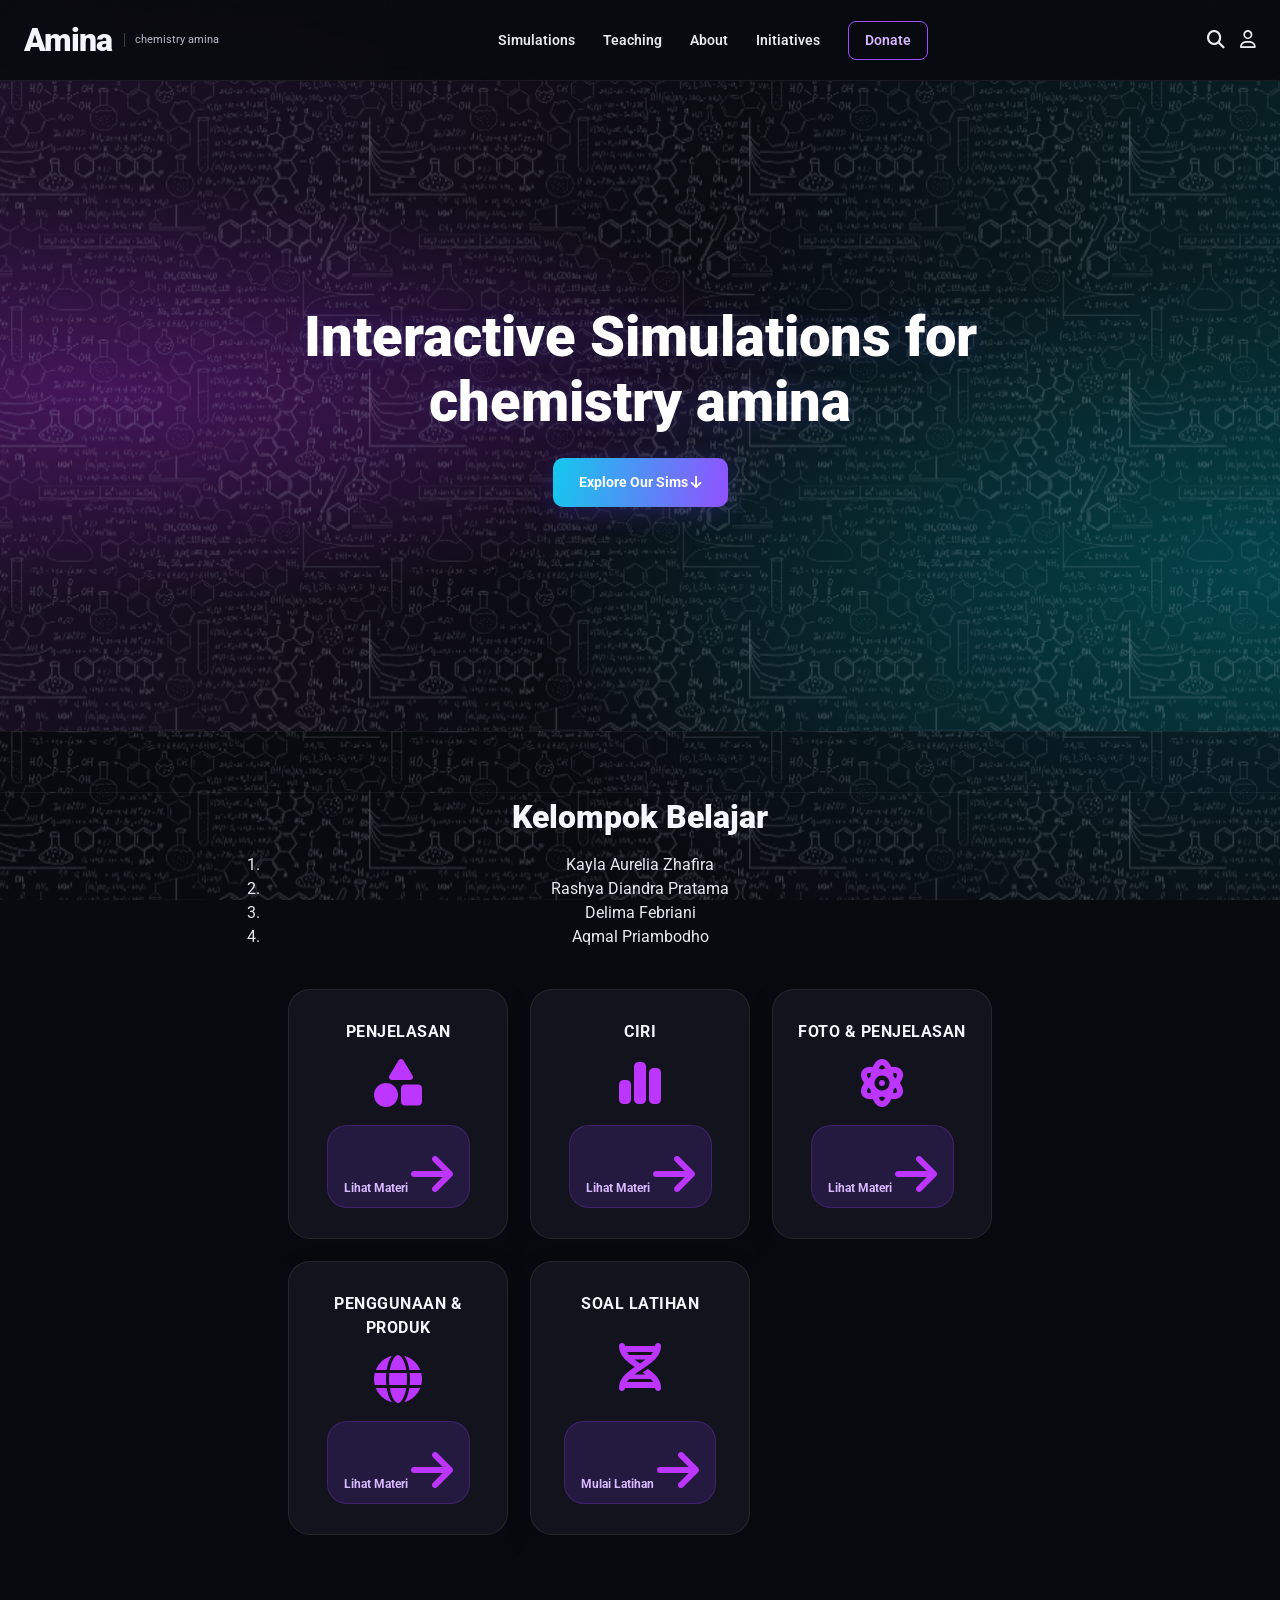
<file: index.html>
<!DOCTYPE html>
<html lang="id">
<head>
  <meta charset="UTF-8">
  <meta name="viewport" content="width=device-width, initial-scale=1.0">
  
  <!-- =====================================================================
       1. SEO OPTIMIZATION (Primary Search Engine Meta Tags)
       ===================================================================== -->
  <title>Amina - =Aqmalgacor | Simulasi Interaktif Sains &amp; Matematika</title>
  <meta name="description" content="Amina oleh Aqmalgacor menyediakan 170+ simulasi interaktif sains dan matematika (Fisika, Kimia, Biologi, Matematika, dan Bumi Antariksa) gratis untuk siswa dan guru. Belajar konsep STEM lebih mudah, visual, dan menyenangkan.">
  <meta name="keywords" content="Amina, Aqmalgacor, simulasi interaktif, simulasi sains, simulasi fisika, simulasi kimia, biologi interaktif, matematika, laboratorium virtual, media pembelajaran stem, phet indonesia">
  <meta name="author" content="Aqmalgacor">
  <meta name="publisher" content="Amina - Aqmalgacor">
  <meta name="robots" content="index, follow, max-image-preview:large, max-snippet:-1, max-video-preview:-1">
  <meta name="googlebot" content="index, follow">
  <link rel="canonical" href="./index.html">

  <!-- Open Graph / Facebook / WhatsApp / LinkedIn -->
  <meta property="og:locale" content="id_ID">
  <meta property="og:type" content="website">
  <meta property="og:title" content="Amina - =Aqmalgacor | Simulasi Interaktif Sains &amp; Matematika">
  <meta property="og:description" content="170+ simulasi interaktif sains dan matematika intuitif berbasis penelitian pendidikan untuk guru dan siswa. Fisika, Kimia, Biologi, Matematika, dan Antariksa.">
  <meta property="og:url" content="./index.html">
  <meta property="og:site_name" content="Amina - =Aqmalgacor">
  <meta property="og:image" content="img/rt.png">
  <meta property="og:image:alt" content="Amina Interactive Science &amp; Math Simulations">
  <meta property="og:image:type" content="image/png">

  <!-- Twitter Card -->
  <meta name="twitter:card" content="summary_large_image">
  <meta name="twitter:title" content="Amina - =Aqmalgacor | Simulasi Interaktif Sains &amp; Matematika">
  <meta name="twitter:description" content="Platform simulasi sains dan matematika interaktif gratis untuk eksplorasi dan pembelajaran konsep STEM.">
  <meta name="twitter:image" content="img/rt.png">

  <!-- =====================================================================
       2. FAVICON & PWA SUITE (Multi-Platform Maximum Compatibility)
       ===================================================================== -->
  <link rel="icon" type="image/svg+xml" href="favicon.svg">
  <link rel="alternate icon" href="data:image/svg+xml,%3Csvg xmlns='http://www.w3.org/2000/svg' viewBox='0 0 100 100'%3E%3Crect x='4' y='4' width='92' height='92' rx='24' fill='%23090a10' stroke='%2316d9f5' stroke-width='4'/%3E%3Ccircle cx='50' cy='50' r='10' fill='%2316d9f5'/%3E%3Cellipse cx='50' cy='50' rx='36' ry='14' fill='none' stroke='%239251ff' stroke-width='4' transform='rotate(-35 50 50)'/%3E%3Cellipse cx='50' cy='50' rx='36' ry='14' fill='none' stroke='%2316d9f5' stroke-width='4' transform='rotate(35 50 50)'/%3E%3C/svg%3E">
  <link rel="apple-touch-icon" sizes="180x180" href="favicon.svg">
  <link rel="manifest" href="site.webmanifest">
  <meta name="theme-color" content="#090a10">
  <meta name="msapplication-TileColor" content="#090a10">
  <meta name="mobile-web-app-capable" content="yes">
  <meta name="apple-mobile-web-app-capable" content="yes">
  <meta name="apple-mobile-web-app-status-bar-style" content="black-translucent">
  <meta name="apple-mobile-web-app-title" content="Amina">

  <!-- =====================================================================
       3. PAGESPEED & CORE WEB VITALS (Resource Hints & Async CSS)
       ===================================================================== -->
  <link rel="preconnect" href="https://fonts.googleapis.com">
  <link rel="preconnect" href="https://fonts.gstatic.com" crossorigin>
  <link rel="dns-prefetch" href="https://cdnjs.cloudflare.com">
  
  <!-- Preload Fonts & Display Swap -->
  <link rel="preload" href="https://fonts.googleapis.com/css2?family=Roboto:wght@300;400;500;700;900&amp;display=swap" as="style">
  <link href="https://fonts.googleapis.com/css2?family=Roboto:wght@300;400;500;700;900&amp;display=swap" rel="stylesheet">
  
  <!-- Non-render-blocking FontAwesome with NoScript Fallback -->
  <link rel="preload" href="https://cdnjs.cloudflare.com/ajax/libs/font-awesome/6.4.0/css/all.min.css" as="style" onload="this.onload=null;this.rel='stylesheet'">
  <noscript><link rel="stylesheet" href="https://cdnjs.cloudflare.com/ajax/libs/font-awesome/6.4.0/css/all.min.css"></noscript>

  <!-- =====================================================================
       4. AI OVERVIEW OPTIMIZATION (Google SGE / Gemini / Copilot Schema.org)
       ===================================================================== -->
  <script type="application/ld+json">
  {
    "@context": "https://schema.org",
    "@graph": [
      {
        "@type": "WebSite",
        "@id": "./#website",
        "url": "./index.html",
        "name": "Amina - =Aqmalgacor",
        "alternateName": ["Amina Simulations", "Simulasi Amina"],
        "description": "Simulasi interaktif sains dan matematika intuitif berbasis penelitian pendidikan untuk guru dan siswa.",
        "inLanguage": "id",
        "publisher": {
          "@type": "EducationalOrganization",
          "@id": "./#organization",
          "name": "Amina - =Aqmalgacor",
          "url": "./index.html",
          "logo": {
            "@type": "ImageObject",
            "url": "favicon.svg"
          },
          "description": "Platform edukasi sains dan teknologi penyedia simulasi interaktif STEM."
        }
      },
      {
        "@type": "ItemList",
        "@id": "./#simulations",
        "name": "Kategori Simulasi Sains & Matematika Amina",
        "description": "Daftar mata pelajaran simulasi interaktif yang dapat diakses di Amina.",
        "itemListElement": [
          {
            "@type": "ListItem",
            "position": 1,
            "name": "Fisika (Physics)",
            "url": "physics.html"
          },
          {
            "@type": "ListItem",
            "position": 2,
            "name": "Matematika & Statistika (Math & Statistics)",
            "url": "math.html"
          },
          {
            "@type": "ListItem",
            "position": 3,
            "name": "Kimia (Chemistry)",
            "url": "chemistry.html"
          },
          {
            "@type": "ListItem",
            "position": 4,
            "name": "Ilmu Kebumian & Antariksa (Earth & Space)",
            "url": "earth-space.html"
          },
          {
            "@type": "ListItem",
            "position": 5,
            "name": "Biologi (Biology)",
            "url": "biology.html"
          }
        ]
      },
      {
        "@type": "FAQPage",
        "@id": "./#faq",
        "mainEntity": [
          {
            "@type": "Question",
            "name": "Apa itu platform simulasi Amina oleh Aqmalgacor?",
            "acceptedAnswer": {
              "@type": "Answer",
              "text": "Amina adalah platform simulasi sains dan matematika interaktif oleh Aqmalgacor yang menyediakan lebih dari 170 simulasi gratis untuk membantu siswa dan guru memahami konsep abstrak melalui eksperimen visual dan intuitif."
            }
          },
          {
            "@type": "Question",
            "name": "Mata pelajaran apa saja yang ada di simulasi Amina?",
            "acceptedAnswer": {
              "@type": "Answer",
              "text": "Simulasi Amina mencakup 5 bidang utama: Fisika (Physics), Matematika & Statistika (Math & Statistics), Kimia (Chemistry), Ilmu Kebumian & Antariksa (Earth & Space), dan Biologi (Biology)."
            }
          },
          {
            "@type": "Question",
            "name": "Apakah simulasi Amina gratis dan dapat dibuka di semua perangkat?",
            "acceptedAnswer": {
              "@type": "Answer",
              "text": "Ya, seluruh simulasi interaktif di Amina dapat diakses 100% gratis melalui browser modern di komputer, laptop, tablet, maupun smartphone tanpa perlu mengunduh aplikasi tambahan."
            }
          }
        ]
      }
    ]
  }
  </script>

  <style>
    :root { --chem-wallpaper: url("[data-uri]"); }

    /* RESET */
    * {
      box-sizing: border-box;
      margin: 0;
      padding: 0;
    }

    html {
      scroll-behavior: smooth;
    }

    body {
      font-family: 'Roboto', sans-serif;
      color: #f4f5fb;
      background:
        var(--chem-wallpaper) repeat,
        radial-gradient(ellipse at 0% 25%, rgba(94, 25, 119, 0.35), transparent 42%),
        radial-gradient(ellipse at 100% 70%, rgba(0, 91, 99, 0.35), transparent 42%),
        #090a10;
      background-size: 380px auto, auto, auto, auto;
      background-attachment: fixed;
      line-height: 1.5;
    }

    a {
      text-decoration: none;
      color: inherit;
    }

    /* HEADER */
    header {
      position: sticky;
      top: 0;
      z-index: 1000;
      background: rgba(9, 10, 16, 0.92);
      backdrop-filter: blur(15px);
      border-bottom: 1px solid rgba(255, 255, 255, 0.07);
    }

    .header-container {
      max-width: 1280px;
      margin: auto;
      display: flex;
      justify-content: space-between;
      align-items: center;
      padding: 16px 24px;
    }

    .logo-section {
      display: flex;
      align-items: center;
      gap: 12px;
    }

    .phet-logo {
      font-size: 32px;
      font-weight: 900;
      letter-spacing: -1px;
      color: #f5f5ff;
    }

    .phet-logo span {
      color: #8c5cff;
    }

    .cu-logo {
      font-size: 11px;
      color: #b7bac8;
      border-left: 1px solid rgba(255, 255, 255, 0.2);
      padding-left: 10px;
      line-height: 1.2;
    }

    .nav-menu {
      display: flex;
      align-items: center;
      gap: 28px;
      font-weight: 600;
      font-size: 14px;
    }

    .nav-menu a {
      color: #e8e8f0;
      transition: color 0.3s;
    }

    .nav-menu a:hover {
      color: #16d9f5;
    }

    .donate-btn {
      border: 1px solid #9a4dff;
      color: #d7b5ff !important;
      padding: 8px 16px;
      border-radius: 8px;
    }

    .donate-btn:hover {
      background: #8b35ff;
      color: #fff !important;
    }

    .nav-icons {
      display: flex;
      align-items: center;
      gap: 15px;
      font-size: 18px;
      color: #e8e8f0;
      cursor: pointer;
    }

    /* HERO BACKGROUND - MIRIP FOTO ALFGGGR */
    .hero {
      position: relative;
      width: 100%;
      min-height: 650px;
      padding: 80px 24px;
      overflow: hidden;
      display: flex;
      align-items: center;
      justify-content: center;
      text-align: center;
      color: #fff;

      background:
        var(--chem-wallpaper) repeat,
        radial-gradient(
          ellipse at 8% 48%,
          rgba(91, 25, 119, 0.65),
          transparent 45%
        ),
        radial-gradient(
          ellipse at 100% 75%,
          rgba(0, 100, 107, 0.50),
          transparent 43%
        ),
        linear-gradient(
          110deg,
          #1d1028 0%,
          #0a0b11 50%,
          #06272b 100%
        );
      background-size: 380px auto, auto, auto, auto;
    }

    .hero-content {
      max-width: 850px;
      padding: 0 20px;
    }

    .hero-title {
      font-size: clamp(32px, 5vw, 56px);
      font-weight: 900;
      margin-bottom: 24px;
      line-height: 1.15;
      text-shadow: 0 0 25px rgba(91, 88, 255, 0.2);
    }

    .hero-btn {
      display: inline-block;
      border: none;
      color: #fff;
      padding: 14px 26px;
      font-size: 14px;
      font-weight: 700;
      border-radius: 10px;
      background: linear-gradient(100deg, #13c9ed, #9251ff);
      box-shadow: 0 5px 25px rgba(92, 67, 255, 0.25);
      transition: transform 0.3s, box-shadow 0.3s;
    }

    .hero-btn:hover {
      transform: translateY(-3px);
      box-shadow: 0 8px 30px rgba(92, 67, 255, 0.4);
    }

    /* STATISTIK */
    .stats-bar {
      text-align: center;
      padding: 30px 20px;
      font-size: 26px;
      color: #e8e8f0;
      border-top: 1px solid rgba(255, 255, 255, 0.05);
      border-bottom: 1px solid rgba(255, 255, 255, 0.05);
    }

    .stats-bar strong {
      color: #17d8f4;
      font-weight: 900;
    }

    /* KARTU KATEGORI */
    .subjects-section {
      max-width: 1200px;
      margin: 40px auto 70px;
      padding: 0 24px;
      display: grid;
      grid-template-columns: repeat(auto-fit, minmax(200px, 1fr));
      gap: 22px;
    }

    .subject-card {
      border: 1px solid rgba(255, 255, 255, 0.08);
      border-radius: 22px;
      padding: 30px 15px;
      text-align: center;
      display: flex;
      flex-direction: column;
      align-items: center;
      justify-content: space-between;
      min-height: 230px;
      cursor: pointer;
      background: rgba(20, 22, 31, 0.85);
      color: #f4f5fb;
      box-shadow: 0 10px 30px rgba(0, 0, 0, 0.12);
      transition: transform 0.3s, border-color 0.3s, box-shadow 0.3s;
    }

    .subject-card:hover {
      transform: translateY(-8px);
      border-color: rgba(25, 211, 245, 0.45);
      box-shadow: 0 12px 30px rgba(0, 0, 0, 0.25);
    }

    .card-physics,
    .card-math,
    .card-chem,
    .card-earth,
    .card-bio {
      background: rgba(20, 22, 31, 0.85);
      color: #f4f5fb;
    }

    .subject-card h3 {
      font-size: 16px;
      font-weight: 700;
      letter-spacing: 0.5px;
      text-transform: uppercase;
    }

    .subject-card i {
      font-size: 48px;
      margin-top: 15px;
      color: #bd36ff;
    }

    .card-btn {
      display: inline-block;
      margin-top: 18px;
      padding: 9px 16px;
      background: rgba(143, 65, 255, 0.15);
      border: 1px solid rgba(143, 65, 255, 0.25);
      border-radius: 20px;
      font-size: 12px;
      font-weight: 700;
      color: #d9b9ff;
      transition: background 0.3s;
    }

    .subject-card:hover .card-btn {
      background: rgba(143, 65, 255, 0.35);
    }

    .study-group-section {
      max-width: 800px;
      margin: 0 auto 70px;
      padding: 0 24px;
      color: #e8e8f0;
      text-align: center;
    }

    .study-group-section h2 {
      margin-bottom: 12px;
      color: #f5f5ff;
      font-size: clamp(24px, 4vw, 32px);
      font-weight: 900;
    }

    .study-group-section p {
      color: #c7cad5;
      font-size: 16px;
      line-height: 2;
    }

    /* TEACHING SECTION */
    .teaching-section {
      position: relative;
      overflow: hidden;
      padding: 90px 24px;
      color: #fff;
      background:
        var(--chem-wallpaper) repeat,
        radial-gradient(ellipse at 10% 50%, rgba(88, 24, 116, 0.55), transparent 50%),
        radial-gradient(ellipse at 95% 70%, rgba(0, 94, 103, 0.4), transparent 48%),
        #0a0b11;
      background-size: 380px auto, auto, auto, auto;
      border-top: 1px solid rgba(255, 255, 255, 0.05);
      border-bottom: 1px solid rgba(255, 255, 255, 0.05);
    }

    .teaching-container {
      max-width: 1200px;
      margin: 0 auto;
      display: flex;
      align-items: center;
      gap: 40px;
      flex-wrap: wrap;
    }

    .teaching-text {
      flex: 1;
      min-width: 280px;
    }

    .teaching-text h2 {
      font-size: 36px;
      font-weight: 700;
      margin-bottom: 20px;
      line-height: 1.2;
    }

    .teaching-text p {
      font-size: 16px;
      color: #c6c7d3;
      line-height: 1.8;
    }

    /* BAGIAN STATISTIK DAN ABOUT */
    .learn-section {
      padding: 70px 24px;
      text-align: center;
      background:
        var(--chem-wallpaper) repeat,
        rgba(8, 10, 16, 0.88);
      background-size: 380px auto, auto;
    }

    .learn-title {
      font-size: 32px;
      font-weight: 900;
      color: #d4a8ff;
      letter-spacing: 3px;
      line-height: 1.3;
      margin-bottom: 45px;
    }

    .stats-grid {
      max-width: 1000px;
      margin: 0 auto 50px;
      display: grid;
      grid-template-columns: repeat(auto-fit, minmax(220px, 1fr));
      gap: 25px;
    }

    .stat-item {
      padding: 28px 20px;
      border-radius: 18px;
      background: rgba(22, 24, 33, 0.75);
      border: 1px solid rgba(255, 255, 255, 0.06);
    }

    .stat-item h3 {
      font-size: 36px;
      font-weight: 900;
      color: #f4f5fb;
    }

    .stat-item p {
      font-size: 16px;
      color: #bfc2d0;
      margin-bottom: 15px;
    }

    .stat-item i {
      font-size: 40px;
      color: #bd36ff;
    }

    .about-phet-text {
      max-width: 800px;
      margin: 0 auto;
      font-size: 16px;
      color: #c6c7d3;
      line-height: 1.8;
    }

    .about-phet-text a {
      color: #19d7f5;
      text-decoration: underline;
    }

    /* ACCESSIBILITY SECTION */
    .accessibility-section {
      padding: 90px 24px;
      color: #fff;
      text-align: right;
      background:
        var(--chem-wallpaper) repeat,
        radial-gradient(ellipse at 10% 45%, rgba(91, 25, 119, 0.55), transparent 48%),
        radial-gradient(ellipse at 100% 65%, rgba(0, 100, 107, 0.42), transparent 48%),
        #0a0b11;
      background-size: 380px auto, auto, auto, auto;
      border-top: 1px solid rgba(255, 255, 255, 0.05);
    }

    .accessibility-container {
      max-width: 1200px;
      margin: 0 auto;
      display: flex;
      justify-content: flex-end;
    }

    .accessibility-content {
      max-width: 500px;
    }

    .accessibility-content h2 {
      font-size: 32px;
      font-weight: 700;
      margin-bottom: 15px;
    }

    .accessibility-content p {
      font-size: 15px;
      color: #c6c7d3;
      margin-bottom: 25px;
      line-height: 1.8;
    }

    .accessibility-btn {
      display: inline-block;
      border: 1px solid #b24bff;
      color: #e2c7ff;
      padding: 11px 20px;
      font-size: 13px;
      font-weight: 700;
      border-radius: 8px;
      transition: background 0.3s, color 0.3s;
    }

    .accessibility-btn:hover {
      background: #9b42ff;
      color: #fff;
    }

    /* SPONSOR */
    .sponsors-section {
      padding: 45px 20px;
      text-align: center;
      background: #08090f;
      border-top: 1px solid rgba(255, 255, 255, 0.06);
    }

    .sponsors-section p {
      color: #bfc2d0;
      font-size: 14px;
      margin-bottom: 15px;
    }

    .sponsor-logo {
      font-size: 28px;
      font-weight: 700;
      color: #f4f5fb;
      margin-bottom: 20px;
    }

    .donate-now-btn {
      display: inline-block;
      border: 1px solid #bd36ff;
      color: #d9b9ff;
      padding: 9px 20px;
      font-size: 13px;
      font-weight: 700;
      border-radius: 8px;
      transition: all 0.3s;
    }

    .donate-now-btn:hover {
      background: #bd36ff;
      color: #fff;
    }

    /* RESPONSIVE HP */
    @media (max-width: 768px) {
      .header-container {
        padding: 14px 18px;
      }

      .nav-menu {
        display: none;
      }

      .hero {
        min-height: 520px;
      }

      .hero-title {
        font-size: 32px;
      }

      .stats-bar {
        font-size: 21px;
      }

      .teaching-text h2 {
        font-size: 29px;
      }

      .accessibility-section {
        text-align: left;
      }

      .accessibility-container {
        justify-content: flex-start;
      }

      .learn-title {
        font-size: 28px;
      }
    }

    /* PAGESPEED & CORE WEB VITALS RENDERING OPTIMIZATION */
    .teaching-section,
    .learn-section,
    .accessibility-section,
    .sponsors-section {
      content-visibility: auto;
      contain-intrinsic-size: 1px 500px;
    }

    .subject-card,
    .hero-btn,
    .donate-btn,
    .accessibility-btn,
    .donate-now-btn {
      will-change: transform;
      backface-visibility: hidden;
    }
  </style>
</head>

<body>

  <!-- 1. NAVIGATION HEADER -->
  <header>
    <div class="header-container">

      <div class="logo-section">
        <div class="phet-logo">Amina</div>

        <div class="cu-logo">
          chemistry amina
        </div>
      </div>

      <nav class="nav-menu">
        <a href="#simulations">Simulations</a>
        <a href="#teaching">Teaching</a>
        <a href="#learn">About</a>
        <a href="#accessibility">Initiatives</a>
        <a href="#sponsors" class="donate-btn">Donate</a>
      </nav>

      <div class="nav-icons">
        <i class="fa-solid fa-magnifying-glass"></i>
        <i class="fa-regular fa-user"></i>
      </div>

    </div>
  </header>

  <!-- 2. HERO SECTION -->
  <section class="hero">
    <div class="hero-content">
      <h1 class="hero-title">
        Interactive Simulations for chemistry amina
      </h1>

      <a href="#simulations" class="hero-btn">
        Explore Our Sims <i class="fa-solid fa-arrow-down"></i>
      </a>
    </div>
  </section>

  <!-- 4. STATS BAR -->
<div class="stats-bar">
</div>

<!-- 5. SUBJECT CARDS -->

<!-- 6. STUDY GROUP SECTION -->
<section class="study-group-section" aria-labelledby="study-group-title">
  <h2 id="study-group-title">Kelompok Belajar</h2>
  <ol class="study-group-list">
    <li>Kayla Aurelia Zhafira</li>
    <li>Rashya Diandra Pratama</li>
    <li>Delima Febriani</li>
    <li>Aqmal Priambodho</li>
  </ol>
<section class="subjects-section" id="simulations">

  <a href="Physics.html" target="_blank" rel="noopener noreferrer" class="subject-card card-physics">
    <h3>Penjelasan</h3>
    <i class="fa-solid fa-shapes"></i>
    <span class="card-btn">
      Lihat Materi <i class="fa-solid fa-arrow-right"></i>
    </span>
  </a>

  <a href="math.html" target="_blank" rel="noopener noreferrer" class="subject-card card-math">
    <h3>Ciri</h3>
    <i class="fa-solid fa-chart-simple"></i>
    <span class="card-btn">
      Lihat Materi <i class="fa-solid fa-arrow-right"></i>
    </span>
  </a>

  <a href="chemistry.html" target="_blank" rel="noopener noreferrer" class="subject-card card-chem">
    <h3>Foto & Penjelasan</h3>
    <i class="fa-solid fa-atom"></i>
    <span class="card-btn">
      Lihat Materi <i class="fa-solid fa-arrow-right"></i>
    </span>
  </a>

  <a href="earth-space.html" target="_blank" rel="noopener noreferrer" class="subject-card card-earth">
    <h3>Penggunaan & Produk</h3>
    <i class="fa-solid fa-globe"></i>
    <span class="card-btn">
      Lihat Materi <i class="fa-solid fa-arrow-right"></i>
    </span>
  </a>

  <a href="biology.html" target="_blank" rel="noopener noreferrer" class="subject-card card-bio">
    <h3>Soal Latihan</h3>
    <i class="fa-solid fa-dna"></i>
    <span class="card-btn">
      Mulai Latihan <i class="fa-solid fa-arrow-right"></i>
    </span>
  </a>

</section>


</section>

  <!-- 9. SPONSORS SECTION -->
  <section class="sponsors-section" id="sponsors">
    <p>By ALFGGR(Already Let First Gaming Good Right) AND KYORII</p>

    <div class="sponsor-logo">chemistry amina</div>

    <p>
      Thank you and like you.
    </p>

</body>
</html>
</file>
